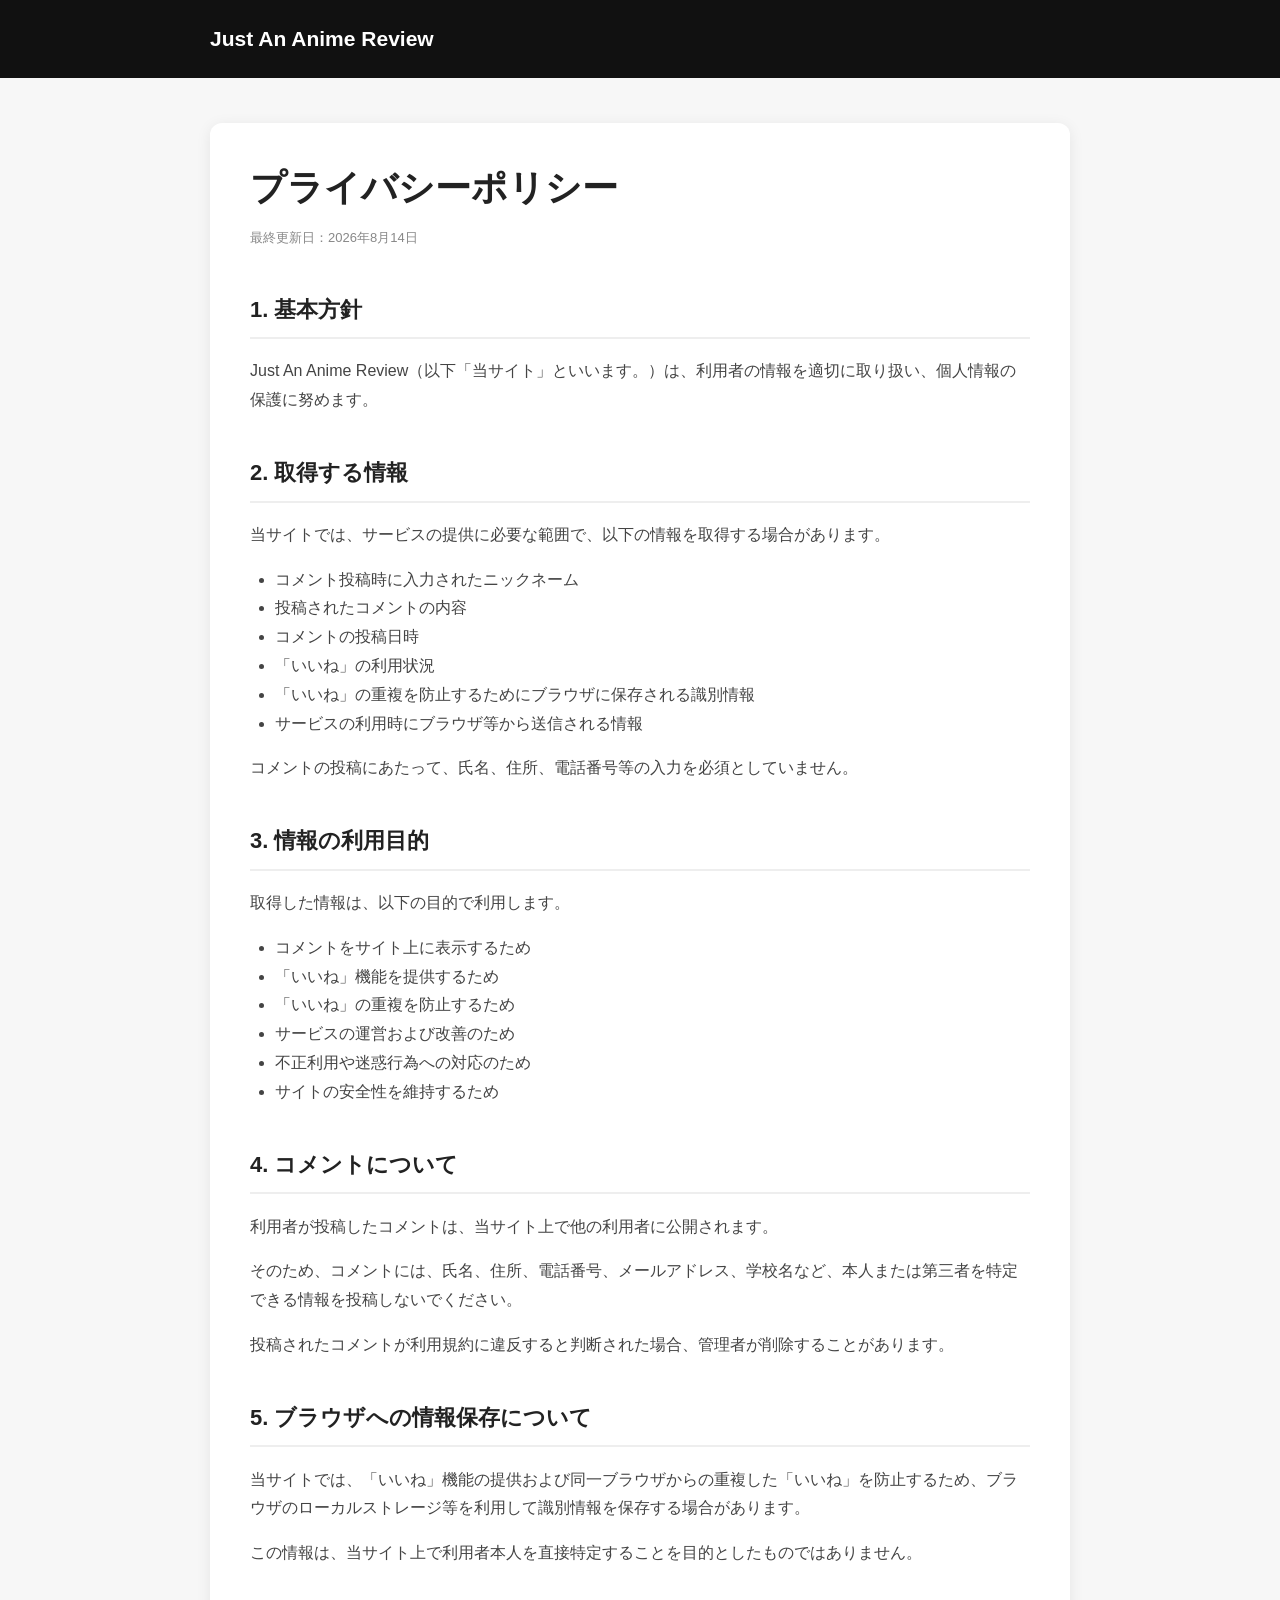
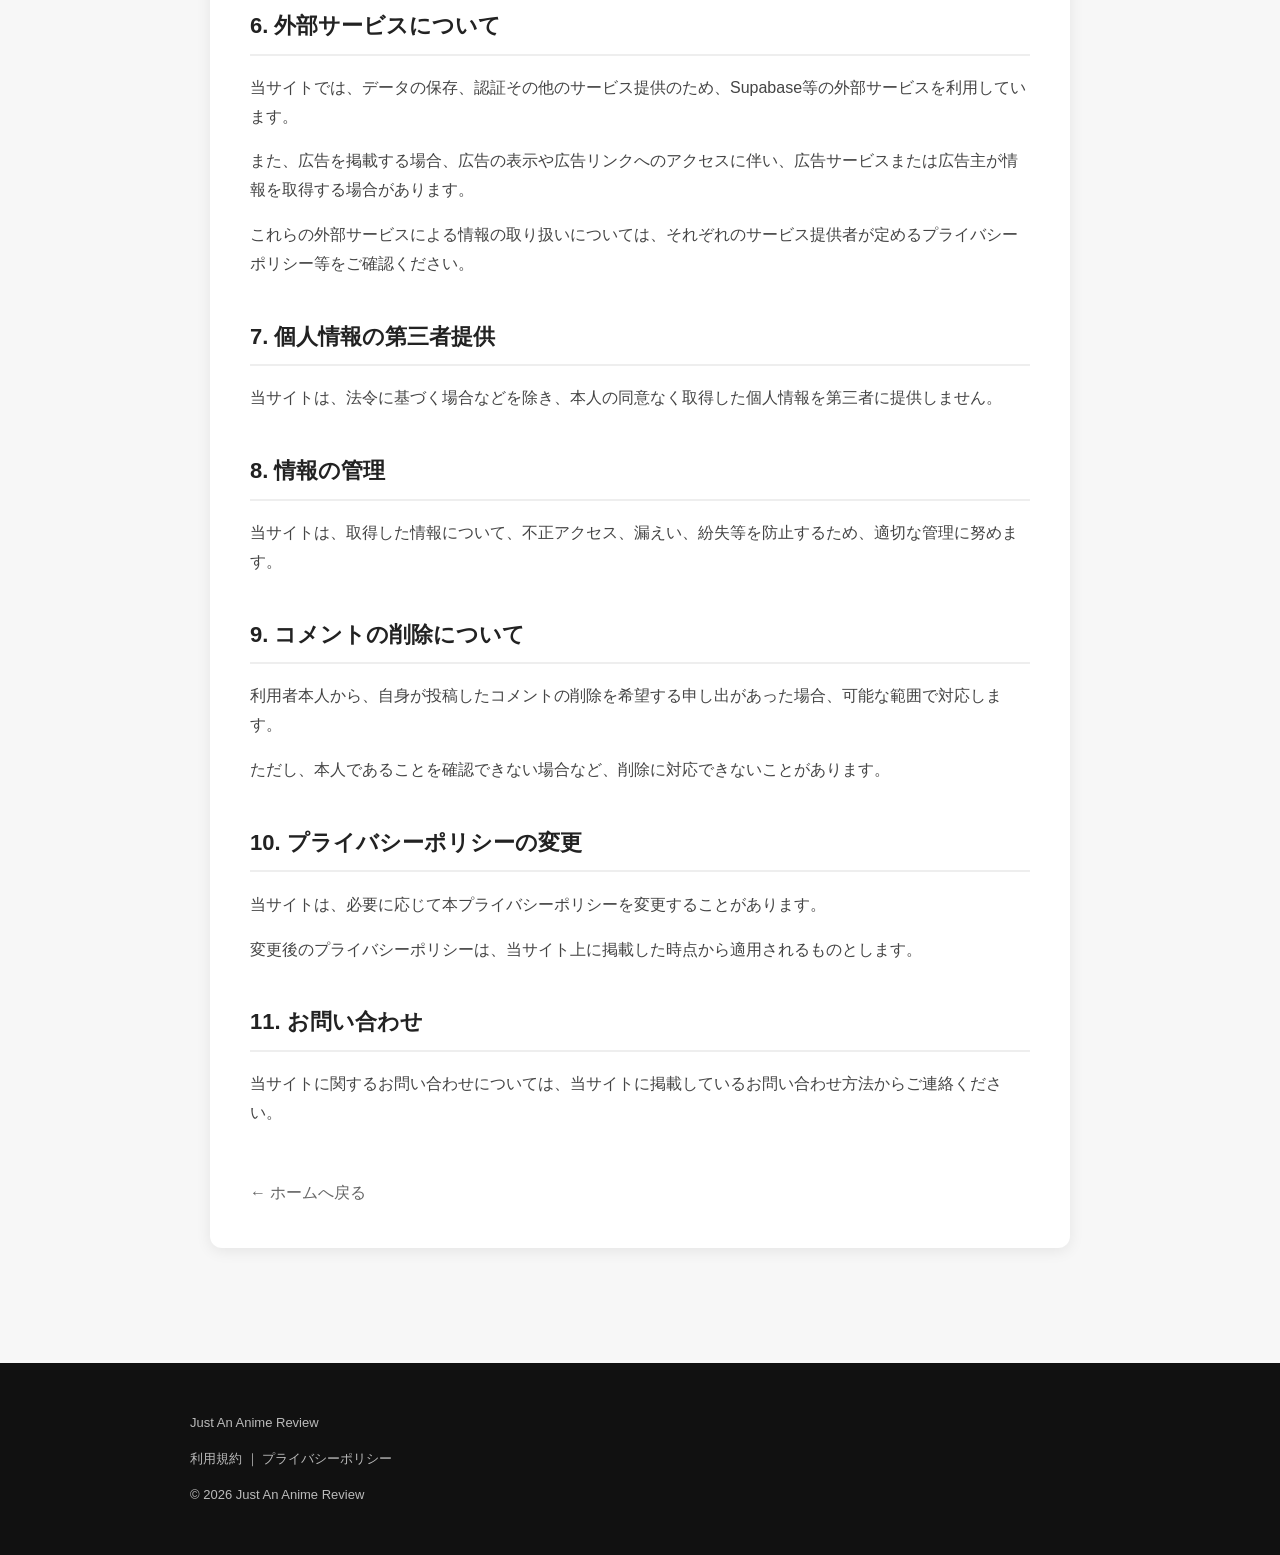
<file: privacy.html>
<!DOCTYPE html>
<html lang="ja">

<head>
<meta charset="UTF-8">
<meta name="viewport" content="width=device-width, initial-scale=1.0">

<title>プライバシーポリシー | Just An Anime Review</title>

<meta name="description" content="Just An Anime Reviewのプライバシーポリシーです。">

<style>

* {
box-sizing: border-box;
}

body {
margin: 0;
font-family:
-apple-system,
BlinkMacSystemFont,
"Segoe UI",
"Hiragino Kaku Gothic ProN",
"Yu Gothic",
Meiryo,
sans-serif;

background: #f7f7f7;
color: #222;
line-height: 1.8;
}

header {
background: #111;
color: white;
}

.header-inner {
max-width: 900px;
margin: auto;
padding: 20px;
}

.logo {
color: white;
text-decoration: none;
font-size: 21px;
font-weight: bold;
}

.logo:hover {
opacity: .85;
}

main {
max-width: 900px;
margin: auto;
padding: 45px 20px;
}

.policy-box {
background: white;
padding: 40px;
border-radius: 12px;
box-shadow:
0 3px 15px rgba(0,0,0,.08);
}

h1 {
font-size: 36px;
line-height: 1.4;
margin-top: 0;
margin-bottom: 10px;
}

.updated {
color: #888;
font-size: 13px;
margin-bottom: 40px;
}

h2 {
font-size: 22px;
margin-top: 38px;
padding-bottom: 8px;
border-bottom: 2px solid #eee;
}

p {
color: #444;
}

ul {
color: #444;
padding-left: 25px;
}

.back {
display: inline-block;
margin-top: 35px;
color: #666;
text-decoration: none;
}

.back:hover {
text-decoration: underline;
}

footer {
margin-top: 70px;
background: #111;
color: white;
padding: 35px 20px;
}

.footer-inner {
max-width: 900px;
margin: auto;
}

.footer-inner p {
color: #bbb;
font-size: 13px;
}

.footer-links a {
color: #bbb;
text-decoration: none;
}

.footer-links a:hover {
color: white;
}

@media (max-width: 600px) {

main {
padding: 30px 15px;
}

.policy-box {
padding: 25px 20px;
}

h1 {
font-size: 30px;
}

h2 {
font-size: 20px;
}

}

</style>
</head>

<body>

<header>

<div class="header-inner">

<a href="index.html" class="logo">
Just An Anime Review
</a>

</div>

</header>

<main>

<article class="policy-box">

<h1>
プライバシーポリシー
</h1>

<p class="updated">
最終更新日：2026年8月14日
</p>

<h2>
1. 基本方針
</h2>

<p>
Just An Anime Review（以下「当サイト」といいます。）は、利用者の情報を適切に取り扱い、個人情報の保護に努めます。
</p>

<h2>
2. 取得する情報
</h2>

<p>
当サイトでは、サービスの提供に必要な範囲で、以下の情報を取得する場合があります。
</p>

<ul>
<li>コメント投稿時に入力されたニックネーム</li>
<li>投稿されたコメントの内容</li>
<li>コメントの投稿日時</li>
<li>「いいね」の利用状況</li>
<li>「いいね」の重複を防止するためにブラウザに保存される識別情報</li>
<li>サービスの利用時にブラウザ等から送信される情報</li>
</ul>

<p>
コメントの投稿にあたって、氏名、住所、電話番号等の入力を必須としていません。
</p>

<h2>
3. 情報の利用目的
</h2>

<p>
取得した情報は、以下の目的で利用します。
</p>

<ul>
<li>コメントをサイト上に表示するため</li>
<li>「いいね」機能を提供するため</li>
<li>「いいね」の重複を防止するため</li>
<li>サービスの運営および改善のため</li>
<li>不正利用や迷惑行為への対応のため</li>
<li>サイトの安全性を維持するため</li>
</ul>

<h2>
4. コメントについて
</h2>

<p>
利用者が投稿したコメントは、当サイト上で他の利用者に公開されます。
</p>

<p>
そのため、コメントには、氏名、住所、電話番号、メールアドレス、学校名など、本人または第三者を特定できる情報を投稿しないでください。
</p>

<p>
投稿されたコメントが利用規約に違反すると判断された場合、管理者が削除することがあります。
</p>

<h2>
5. ブラウザへの情報保存について
</h2>

<p>
当サイトでは、「いいね」機能の提供および同一ブラウザからの重複した「いいね」を防止するため、ブラウザのローカルストレージ等を利用して識別情報を保存する場合があります。
</p>

<p>
この情報は、当サイト上で利用者本人を直接特定することを目的としたものではありません。
</p>

<h2>
6. 外部サービスについて
</h2>

<p>
当サイトでは、データの保存、認証その他のサービス提供のため、Supabase等の外部サービスを利用しています。
</p>

<p>
また、広告を掲載する場合、広告の表示や広告リンクへのアクセスに伴い、広告サービスまたは広告主が情報を取得する場合があります。
</p>

<p>
これらの外部サービスによる情報の取り扱いについては、それぞれのサービス提供者が定めるプライバシーポリシー等をご確認ください。
</p>

<h2>
7. 個人情報の第三者提供
</h2>

<p>
当サイトは、法令に基づく場合などを除き、本人の同意なく取得した個人情報を第三者に提供しません。
</p>

<h2>
8. 情報の管理
</h2>

<p>
当サイトは、取得した情報について、不正アクセス、漏えい、紛失等を防止するため、適切な管理に努めます。
</p>

<h2>
9. コメントの削除について
</h2>

<p>
利用者本人から、自身が投稿したコメントの削除を希望する申し出があった場合、可能な範囲で対応します。
</p>

<p>
ただし、本人であることを確認できない場合など、削除に対応できないことがあります。
</p>

<h2>
10. プライバシーポリシーの変更
</h2>

<p>
当サイトは、必要に応じて本プライバシーポリシーを変更することがあります。
</p>

<p>
変更後のプライバシーポリシーは、当サイト上に掲載した時点から適用されるものとします。
</p>

<h2>
11. お問い合わせ
</h2>

<p>
当サイトに関するお問い合わせについては、当サイトに掲載しているお問い合わせ方法からご連絡ください。
</p>

<a href="index.html" class="back">
← ホームへ戻る
</a>

</article>

</main>

<footer>

<div class="footer-inner">

<p>
Just An Anime Review
</p>

<p class="footer-links">
<a href="terms.html">利用規約</a>
｜
<a href="privacy.html">プライバシーポリシー</a>
</p>

<p>
© 2026 Just An Anime Review
</p>

</div>

</footer>

</body>
</html>
</file>
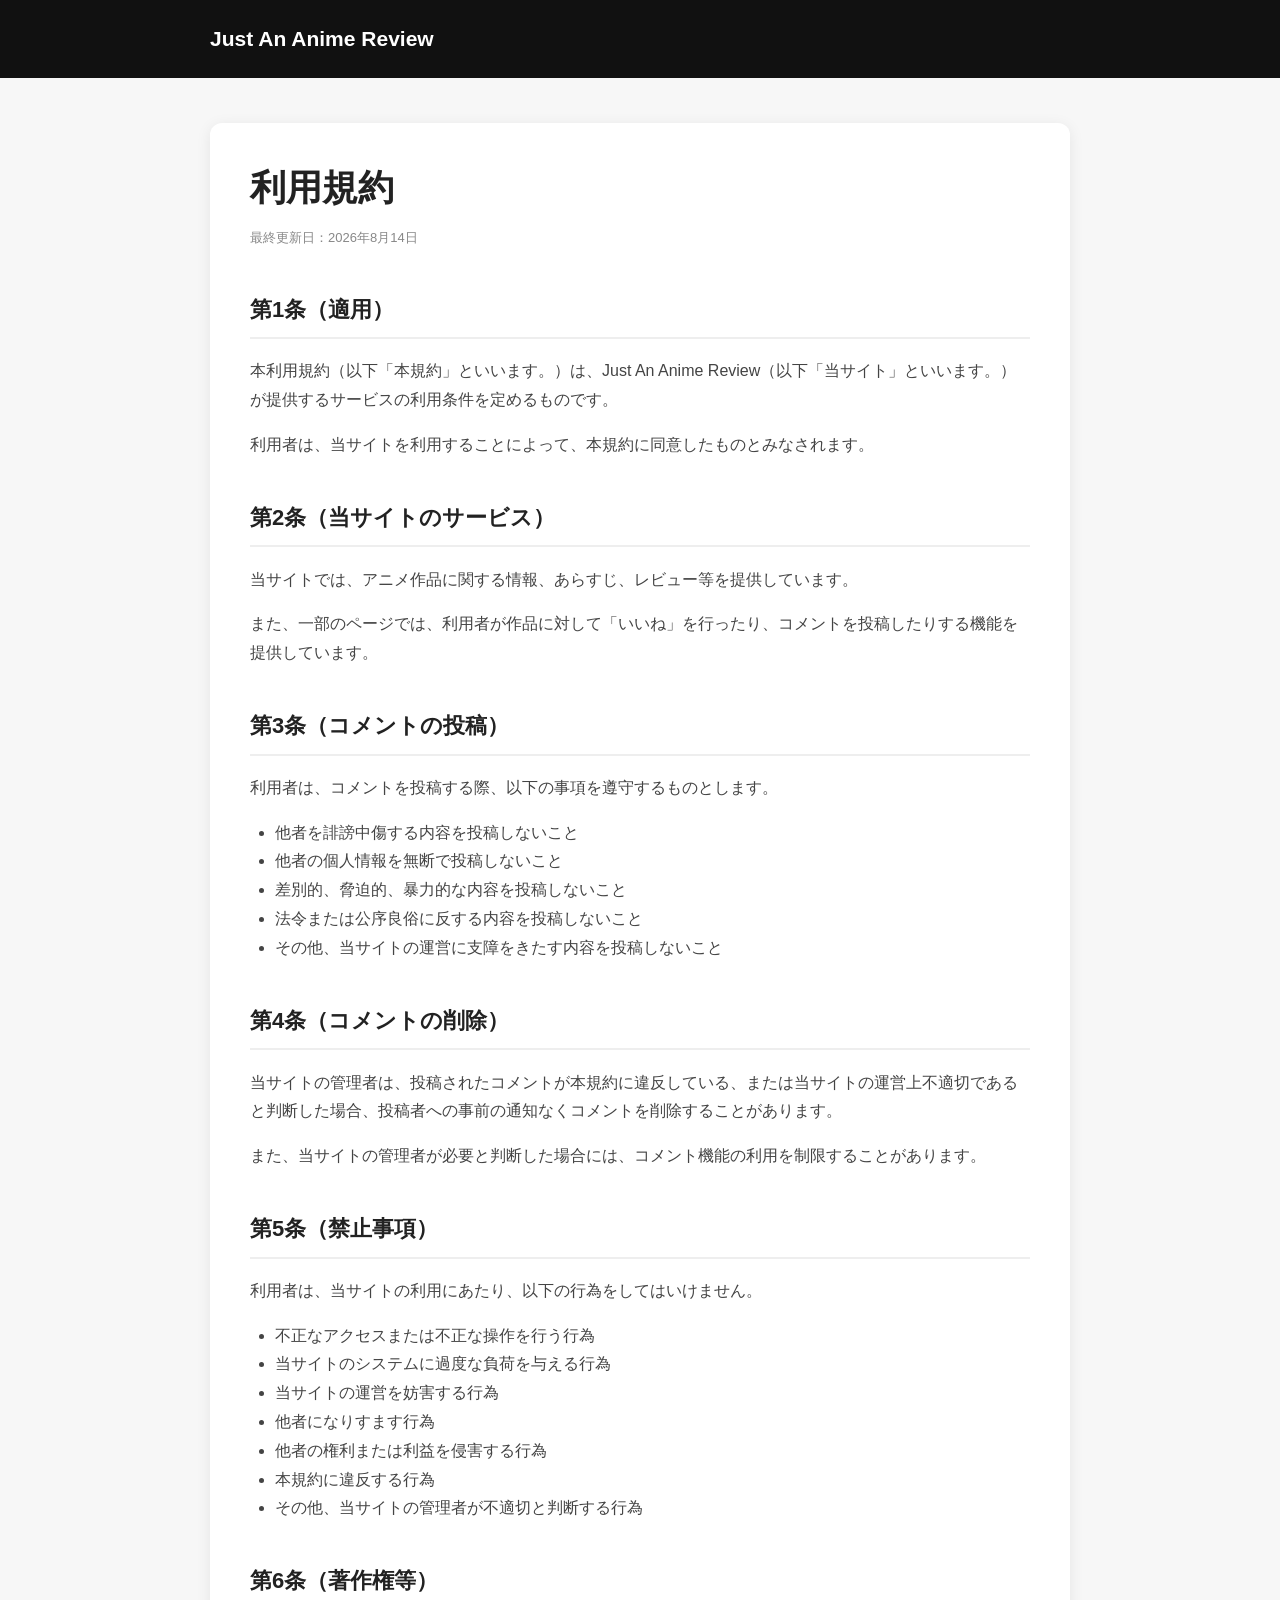
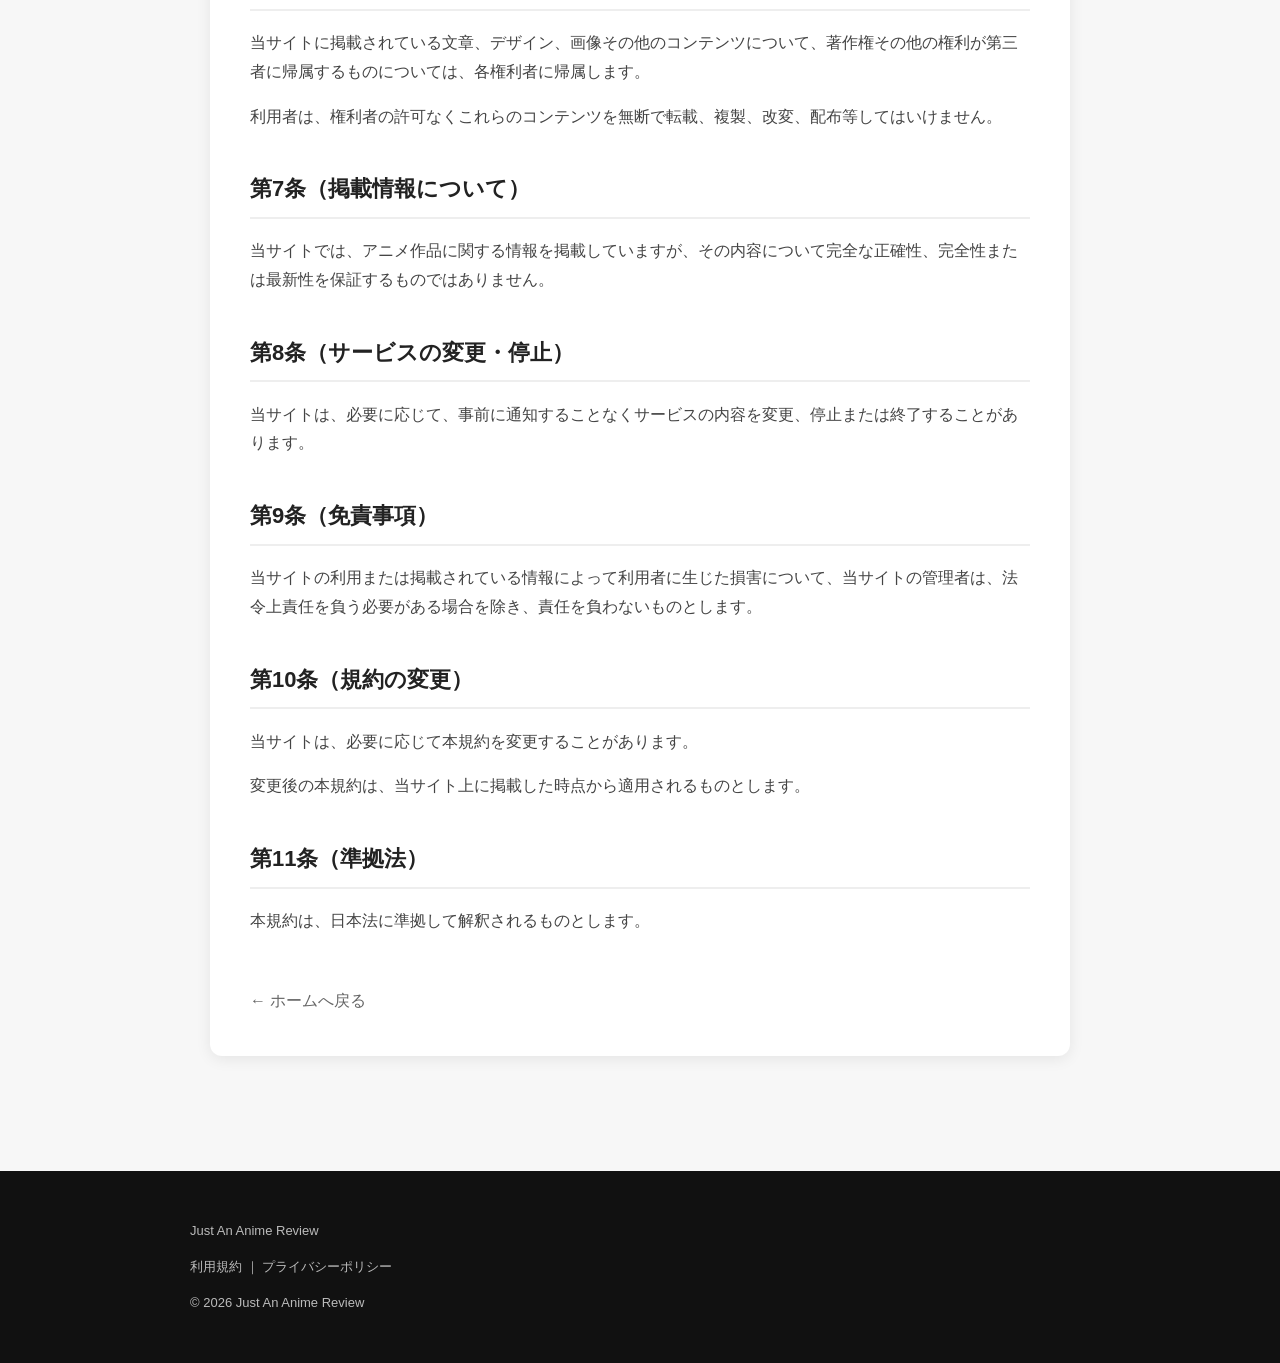
<file: terms.html>
<!DOCTYPE html>
<html lang="ja">

<head>
<meta charset="UTF-8">
<meta name="viewport" content="width=device-width, initial-scale=1.0">

<title>利用規約 | Just An Anime Review</title>

<meta name="description" content="Just An Anime Reviewの利用規約です。">

<style>

* {
box-sizing: border-box;
}

body {
margin: 0;
font-family:
-apple-system,
BlinkMacSystemFont,
"Segoe UI",
"Hiragino Kaku Gothic ProN",
"Yu Gothic",
Meiryo,
sans-serif;

background: #f7f7f7;
color: #222;
line-height: 1.8;
}

header {
background: #111;
color: white;
}

.header-inner {
max-width: 900px;
margin: auto;
padding: 20px;
}

.logo {
color: white;
text-decoration: none;
font-size: 21px;
font-weight: bold;
}

.logo:hover {
opacity: .85;
}

main {
max-width: 900px;
margin: auto;
padding: 45px 20px;
}

.policy-box {
background: white;
padding: 40px;
border-radius: 12px;
box-shadow:
0 3px 15px rgba(0,0,0,.08);
}

h1 {
font-size: 36px;
line-height: 1.4;
margin-top: 0;
margin-bottom: 10px;
}

.updated {
color: #888;
font-size: 13px;
margin-bottom: 40px;
}

h2 {
font-size: 22px;
margin-top: 38px;
padding-bottom: 8px;
border-bottom: 2px solid #eee;
}

p {
color: #444;
}

ul {
color: #444;
padding-left: 25px;
}

.back {
display: inline-block;
margin-top: 35px;
color: #666;
text-decoration: none;
}

.back:hover {
text-decoration: underline;
}

footer {
margin-top: 70px;
background: #111;
color: white;
padding: 35px 20px;
}

.footer-inner {
max-width: 900px;
margin: auto;
}

.footer-inner p {
color: #bbb;
font-size: 13px;
}

.footer-links a {
color: #bbb;
text-decoration: none;
}

.footer-links a:hover {
color: white;
}

@media (max-width: 600px) {

main {
padding: 30px 15px;
}

.policy-box {
padding: 25px 20px;
}

h1 {
font-size: 30px;
}

h2 {
font-size: 20px;
}

}

</style>
</head>

<body>

<header>

<div class="header-inner">

<a href="index.html" class="logo">
Just An Anime Review
</a>

</div>

</header>

<main>

<article class="policy-box">

<h1>
利用規約
</h1>

<p class="updated">
最終更新日：2026年8月14日
</p>

<h2>
第1条（適用）
</h2>

<p>
本利用規約（以下「本規約」といいます。）は、Just An Anime Review（以下「当サイト」といいます。）が提供するサービスの利用条件を定めるものです。
</p>

<p>
利用者は、当サイトを利用することによって、本規約に同意したものとみなされます。
</p>

<h2>
第2条（当サイトのサービス）
</h2>

<p>
当サイトでは、アニメ作品に関する情報、あらすじ、レビュー等を提供しています。
</p>

<p>
また、一部のページでは、利用者が作品に対して「いいね」を行ったり、コメントを投稿したりする機能を提供しています。
</p>

<h2>
第3条（コメントの投稿）
</h2>

<p>
利用者は、コメントを投稿する際、以下の事項を遵守するものとします。
</p>

<ul>
<li>他者を誹謗中傷する内容を投稿しないこと</li>
<li>他者の個人情報を無断で投稿しないこと</li>
<li>差別的、脅迫的、暴力的な内容を投稿しないこと</li>
<li>法令または公序良俗に反する内容を投稿しないこと</li>
<li>その他、当サイトの運営に支障をきたす内容を投稿しないこと</li>
</ul>

<h2>
第4条（コメントの削除）
</h2>

<p>
当サイトの管理者は、投稿されたコメントが本規約に違反している、または当サイトの運営上不適切であると判断した場合、投稿者への事前の通知なくコメントを削除することがあります。
</p>

<p>
また、当サイトの管理者が必要と判断した場合には、コメント機能の利用を制限することがあります。
</p>

<h2>
第5条（禁止事項）
</h2>

<p>
利用者は、当サイトの利用にあたり、以下の行為をしてはいけません。
</p>

<ul>
<li>不正なアクセスまたは不正な操作を行う行為</li>
<li>当サイトのシステムに過度な負荷を与える行為</li>
<li>当サイトの運営を妨害する行為</li>
<li>他者になりすます行為</li>
<li>他者の権利または利益を侵害する行為</li>
<li>本規約に違反する行為</li>
<li>その他、当サイトの管理者が不適切と判断する行為</li>
</ul>

<h2>
第6条（著作権等）
</h2>

<p>
当サイトに掲載されている文章、デザイン、画像その他のコンテンツについて、著作権その他の権利が第三者に帰属するものについては、各権利者に帰属します。
</p>

<p>
利用者は、権利者の許可なくこれらのコンテンツを無断で転載、複製、改変、配布等してはいけません。
</p>

<h2>
第7条（掲載情報について）
</h2>

<p>
当サイトでは、アニメ作品に関する情報を掲載していますが、その内容について完全な正確性、完全性または最新性を保証するものではありません。
</p>

<h2>
第8条（サービスの変更・停止）
</h2>

<p>
当サイトは、必要に応じて、事前に通知することなくサービスの内容を変更、停止または終了することがあります。
</p>

<h2>
第9条（免責事項）
</h2>

<p>
当サイトの利用または掲載されている情報によって利用者に生じた損害について、当サイトの管理者は、法令上責任を負う必要がある場合を除き、責任を負わないものとします。
</p>

<h2>
第10条（規約の変更）
</h2>

<p>
当サイトは、必要に応じて本規約を変更することがあります。
</p>

<p>
変更後の本規約は、当サイト上に掲載した時点から適用されるものとします。
</p>

<h2>
第11条（準拠法）
</h2>

<p>
本規約は、日本法に準拠して解釈されるものとします。
</p>

<a href="index.html" class="back">
← ホームへ戻る
</a>

</article>

</main>

<footer>

<div class="footer-inner">

<p>
Just An Anime Review
</p>

<p class="footer-links">
<a href="terms.html">利用規約</a>
｜
<a href="privacy.html">プライバシーポリシー</a>
</p>

<p>
© 2026 Just An Anime Review
</p>

</div>

</footer>

</body>
</html>
</file>
